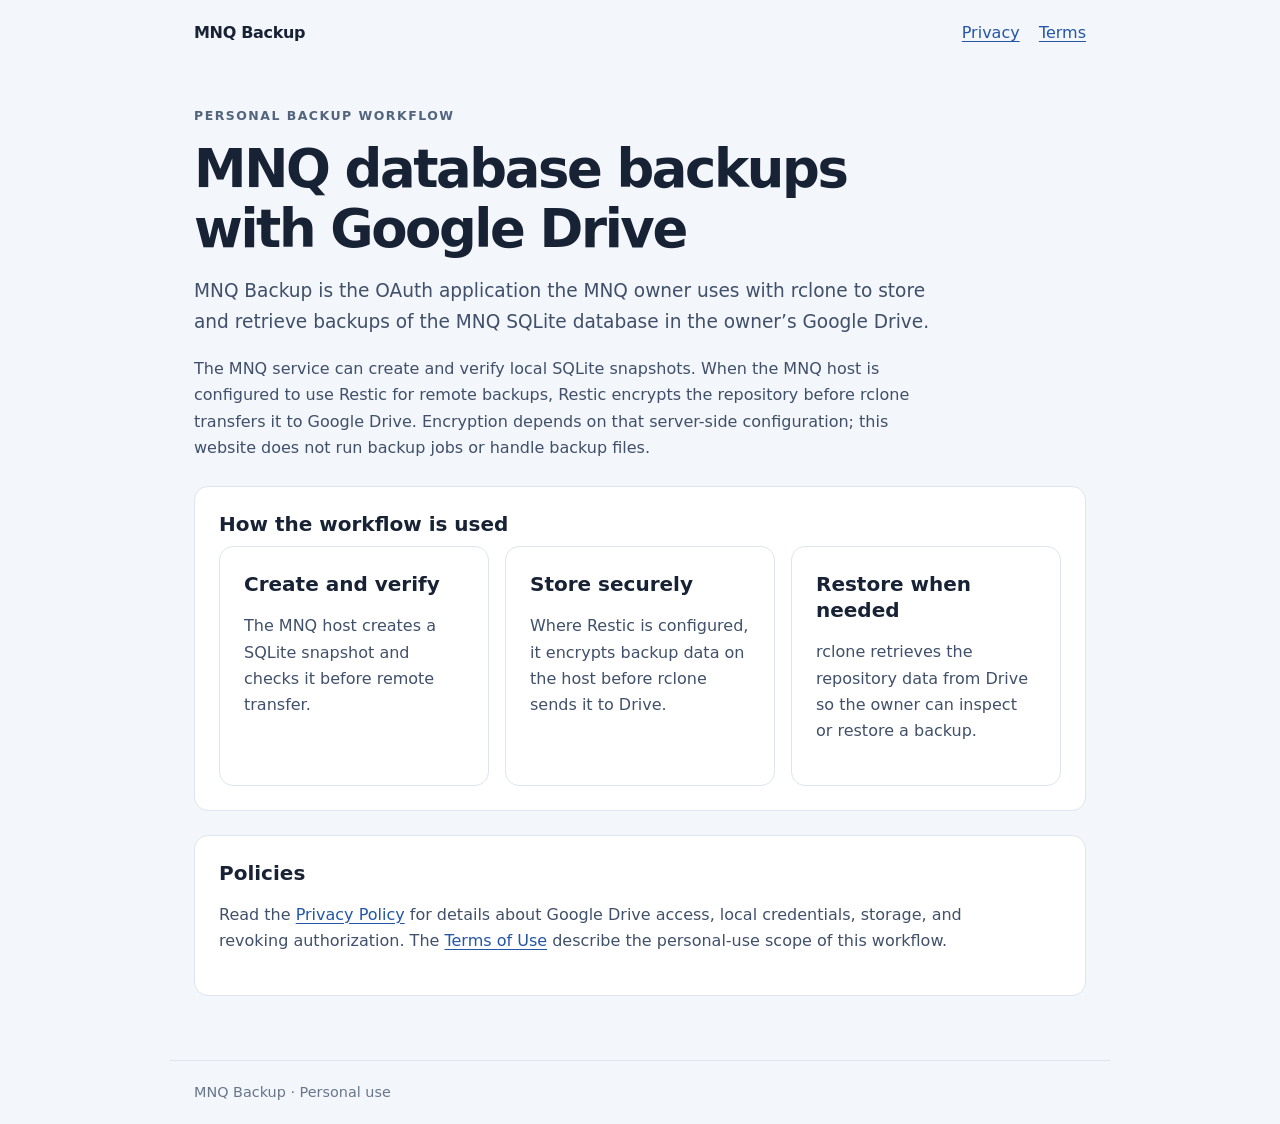
<file: index.html>
<!doctype html>
<html lang="en">
<head>
  <meta charset="utf-8">
  <meta name="viewport" content="width=device-width, initial-scale=1">
  <meta name="description" content="Information about the MNQ personal database backup workflow.">
  <title>MNQ Backup</title>
  <link rel="stylesheet" href="./styles.css">
</head>
<body>
  <header>
    <a class="brand" href="./">MNQ Backup</a>
    <nav aria-label="Site">
      <a href="./privacy.html">Privacy</a>
      <a href="./terms.html">Terms</a>
    </nav>
  </header>
  <main>
    <p class="eyebrow">Personal backup workflow</p>
    <h1>MNQ database backups with Google Drive</h1>
    <p class="lead">MNQ Backup is the OAuth application the MNQ owner uses with rclone to store and retrieve backups of the MNQ SQLite database in the owner’s Google Drive.</p>
    <p>The MNQ service can create and verify local SQLite snapshots. When the MNQ host is configured to use Restic for remote backups, Restic encrypts the repository before rclone transfers it to Google Drive. Encryption depends on that server-side configuration; this website does not run backup jobs or handle backup files.</p>

    <section>
      <h2>How the workflow is used</h2>
      <div class="grid">
        <div class="panel">
          <h2>Create and verify</h2>
          <p>The MNQ host creates a SQLite snapshot and checks it before remote transfer.</p>
        </div>
        <div class="panel">
          <h2>Store securely</h2>
          <p>Where Restic is configured, it encrypts backup data on the host before rclone sends it to Drive.</p>
        </div>
        <div class="panel">
          <h2>Restore when needed</h2>
          <p>rclone retrieves the repository data from Drive so the owner can inspect or restore a backup.</p>
        </div>
      </div>
    </section>

    <section>
      <h2>Policies</h2>
      <p>Read the <a href="./privacy.html">Privacy Policy</a> for details about Google Drive access, local credentials, storage, and revoking authorization. The <a href="./terms.html">Terms of Use</a> describe the personal-use scope of this workflow.</p>
    </section>
  </main>
  <footer>MNQ Backup · Personal use</footer>
</body>
</html>
</file>
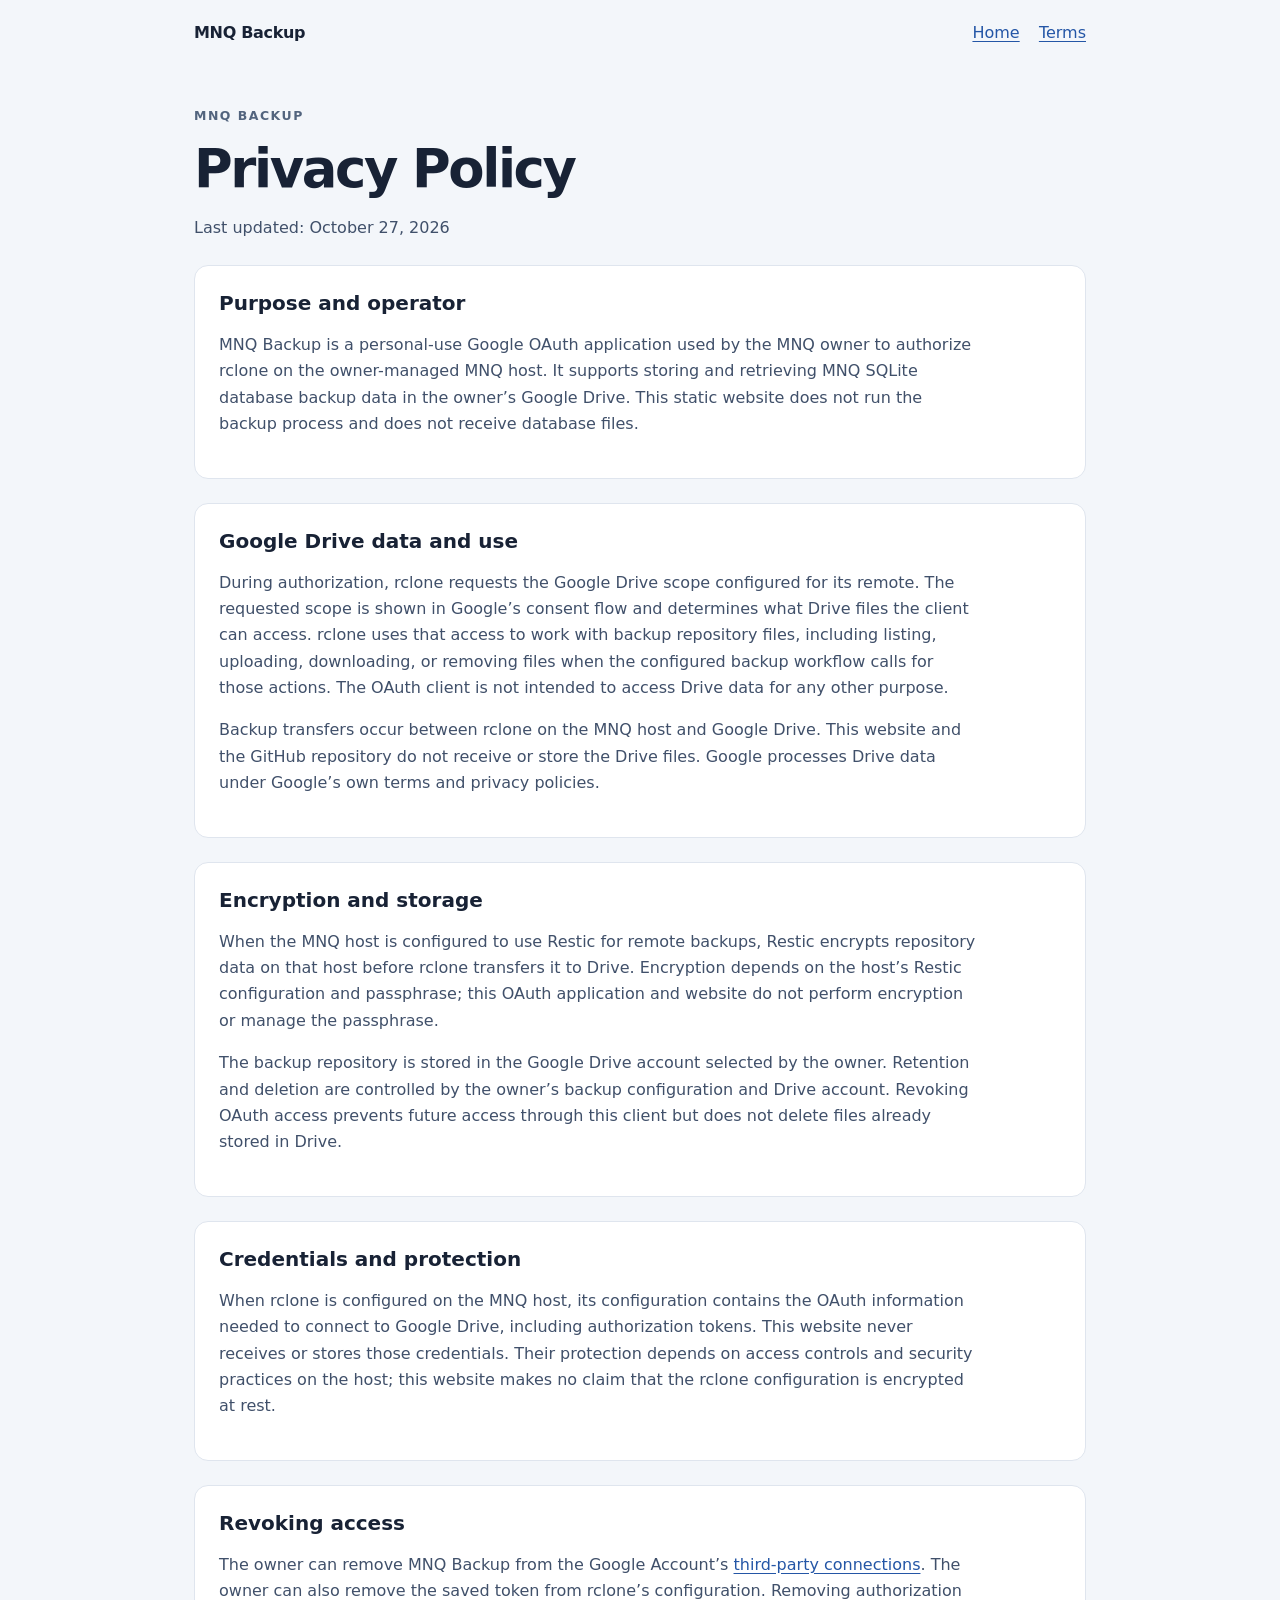
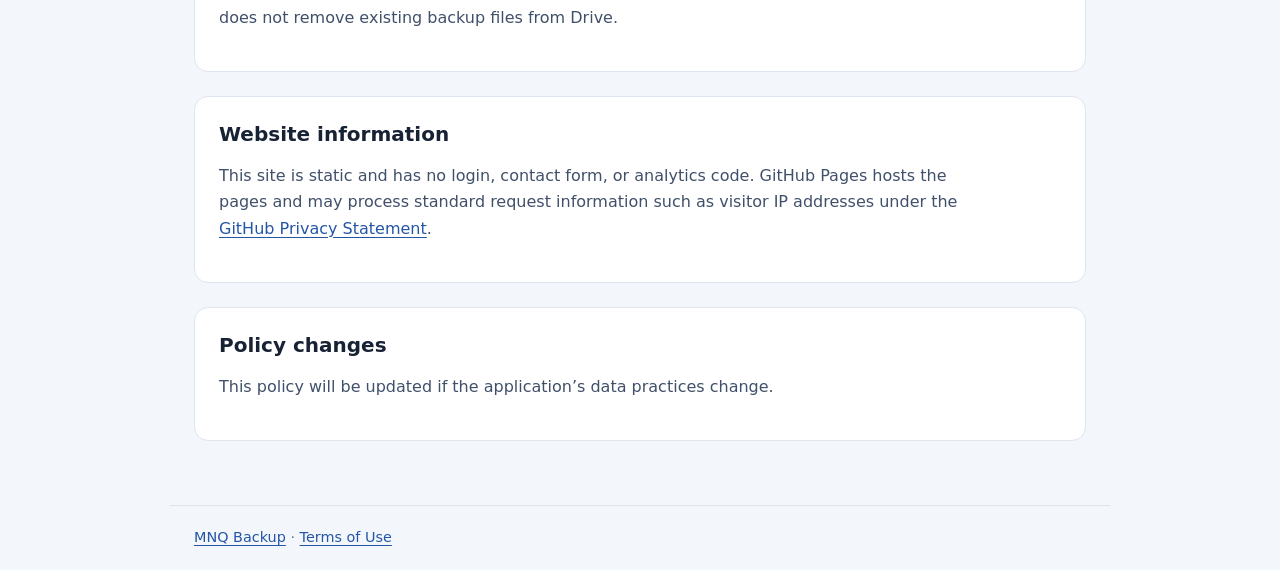
<file: privacy.html>
<!doctype html>
<html lang="en">
<head>
  <meta charset="utf-8">
  <meta name="viewport" content="width=device-width, initial-scale=1">
  <meta name="description" content="Privacy policy for the MNQ Backup OAuth application.">
  <title>Privacy Policy · MNQ Backup</title>
  <link rel="stylesheet" href="./styles.css">
</head>
<body>
  <header>
    <a class="brand" href="./">MNQ Backup</a>
    <nav aria-label="Site">
      <a href="./">Home</a>
      <a href="./terms.html">Terms</a>
    </nav>
  </header>
  <main>
    <p class="eyebrow">MNQ Backup</p>
    <h1>Privacy Policy</h1>
    <p>Last updated: October 27, 2026</p>

    <section>
      <h2>Purpose and operator</h2>
      <p>MNQ Backup is a personal-use Google OAuth application used by the MNQ owner to authorize rclone on the owner-managed MNQ host. It supports storing and retrieving MNQ SQLite database backup data in the owner’s Google Drive. This static website does not run the backup process and does not receive database files.</p>
    </section>

    <section>
      <h2>Google Drive data and use</h2>
      <p>During authorization, rclone requests the Google Drive scope configured for its remote. The requested scope is shown in Google’s consent flow and determines what Drive files the client can access. rclone uses that access to work with backup repository files, including listing, uploading, downloading, or removing files when the configured backup workflow calls for those actions. The OAuth client is not intended to access Drive data for any other purpose.</p>
      <p>Backup transfers occur between rclone on the MNQ host and Google Drive. This website and the GitHub repository do not receive or store the Drive files. Google processes Drive data under Google’s own terms and privacy policies.</p>
    </section>

    <section>
      <h2>Encryption and storage</h2>
      <p>When the MNQ host is configured to use Restic for remote backups, Restic encrypts repository data on that host before rclone transfers it to Drive. Encryption depends on the host’s Restic configuration and passphrase; this OAuth application and website do not perform encryption or manage the passphrase.</p>
      <p>The backup repository is stored in the Google Drive account selected by the owner. Retention and deletion are controlled by the owner’s backup configuration and Drive account. Revoking OAuth access prevents future access through this client but does not delete files already stored in Drive.</p>
    </section>

    <section>
      <h2>Credentials and protection</h2>
      <p>When rclone is configured on the MNQ host, its configuration contains the OAuth information needed to connect to Google Drive, including authorization tokens. This website never receives or stores those credentials. Their protection depends on access controls and security practices on the host; this website makes no claim that the rclone configuration is encrypted at rest.</p>
    </section>

    <section>
      <h2>Revoking access</h2>
      <p>The owner can remove MNQ Backup from the Google Account’s <a href="https://myaccount.google.com/connections" rel="noopener noreferrer">third-party connections</a>. The owner can also remove the saved token from rclone’s configuration. Removing authorization does not remove existing backup files from Drive.</p>
    </section>

    <section>
      <h2>Website information</h2>
      <p>This site is static and has no login, contact form, or analytics code. GitHub Pages hosts the pages and may process standard request information such as visitor IP addresses under the <a href="https://docs.github.com/en/site-policy/privacy-policies/github-privacy-statement" rel="noopener noreferrer">GitHub Privacy Statement</a>.</p>
    </section>

    <section>
      <h2>Policy changes</h2>
      <p>This policy will be updated if the application’s data practices change.</p>
    </section>
  </main>
  <footer><a href="./">MNQ Backup</a> · <a href="./terms.html">Terms of Use</a></footer>
</body>
</html>
</file>
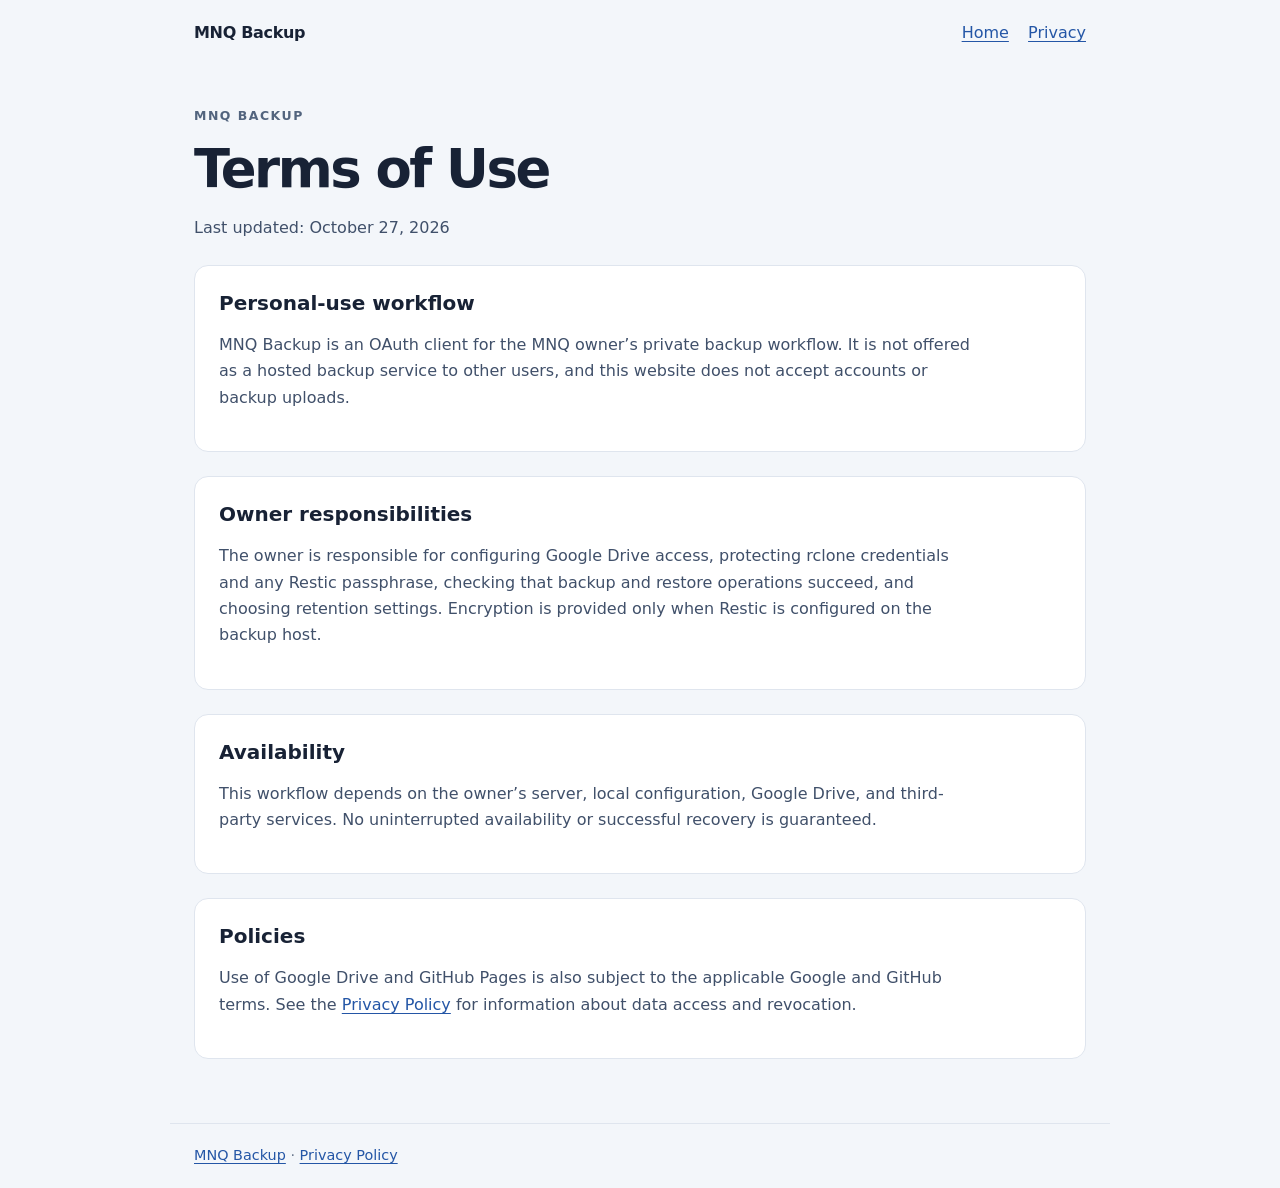
<file: terms.html>
<!doctype html>
<html lang="en">
<head>
  <meta charset="utf-8">
  <meta name="viewport" content="width=device-width, initial-scale=1">
  <meta name="description" content="Terms of use for the personal MNQ Backup workflow.">
  <title>Terms of Use · MNQ Backup</title>
  <link rel="stylesheet" href="./styles.css">
</head>
<body>
  <header>
    <a class="brand" href="./">MNQ Backup</a>
    <nav aria-label="Site">
      <a href="./">Home</a>
      <a href="./privacy.html">Privacy</a>
    </nav>
  </header>
  <main>
    <p class="eyebrow">MNQ Backup</p>
    <h1>Terms of Use</h1>
    <p>Last updated: October 27, 2026</p>

    <section>
      <h2>Personal-use workflow</h2>
      <p>MNQ Backup is an OAuth client for the MNQ owner’s private backup workflow. It is not offered as a hosted backup service to other users, and this website does not accept accounts or backup uploads.</p>
    </section>

    <section>
      <h2>Owner responsibilities</h2>
      <p>The owner is responsible for configuring Google Drive access, protecting rclone credentials and any Restic passphrase, checking that backup and restore operations succeed, and choosing retention settings. Encryption is provided only when Restic is configured on the backup host.</p>
    </section>

    <section>
      <h2>Availability</h2>
      <p>This workflow depends on the owner’s server, local configuration, Google Drive, and third-party services. No uninterrupted availability or successful recovery is guaranteed.</p>
    </section>

    <section>
      <h2>Policies</h2>
      <p>Use of Google Drive and GitHub Pages is also subject to the applicable Google and GitHub terms. See the <a href="./privacy.html">Privacy Policy</a> for information about data access and revocation.</p>
    </section>
  </main>
  <footer><a href="./">MNQ Backup</a> · <a href="./privacy.html">Privacy Policy</a></footer>
</body>
</html>
</file>
<file: styles.css>
:root {
  color-scheme: light;
  font-family: Inter, ui-sans-serif, system-ui, -apple-system, BlinkMacSystemFont, "Segoe UI", sans-serif;
  color: #182235;
  background: #f3f6fa;
  font-synthesis: none;
  text-rendering: optimizeLegibility;
}
* { box-sizing: border-box; }
body { margin: 0; font-size: 1rem; line-height: 1.65; }
a { color: #2456a6; text-underline-offset: 0.2em; }
a:hover { color: #16396f; }
header, footer { max-width: 940px; margin: 0 auto; padding: 1.25rem 1.5rem; }
header { display: flex; align-items: center; justify-content: space-between; gap: 1rem; }
.brand { color: #182235; font-weight: 700; text-decoration: none; letter-spacing: -0.02em; }
nav { display: flex; gap: 1.2rem; }
main { max-width: 940px; margin: 2.5rem auto 4rem; padding: 0 1.5rem; }
main > section, .panel { margin-top: 1.5rem; padding: 1.5rem; border: 1px solid #dfe5ee; border-radius: 14px; background: #fff; }
.eyebrow { color: #52647e; font-size: 0.78rem; font-weight: 700; letter-spacing: 0.12em; text-transform: uppercase; }
h1 { max-width: 760px; margin: 0.3rem 0 1rem; font-size: clamp(2rem, 5vw, 3.3rem); line-height: 1.12; letter-spacing: -0.045em; }
h2 { margin: 0 0 0.6rem; font-size: 1.25rem; line-height: 1.3; }
p, li { color: #40506a; }
p { max-width: 760px; }
.lead { font-size: 1.16rem; }
.grid { display: grid; grid-template-columns: repeat(auto-fit, minmax(190px, 1fr)); gap: 1rem; }
.grid .panel { margin: 0; }
footer { border-top: 1px solid #dfe5ee; color: #68768c; font-size: 0.9rem; }
@media (max-width: 520px) {
  header { align-items: flex-start; flex-direction: column; }
  main { margin-top: 1.5rem; }
}
</file>
